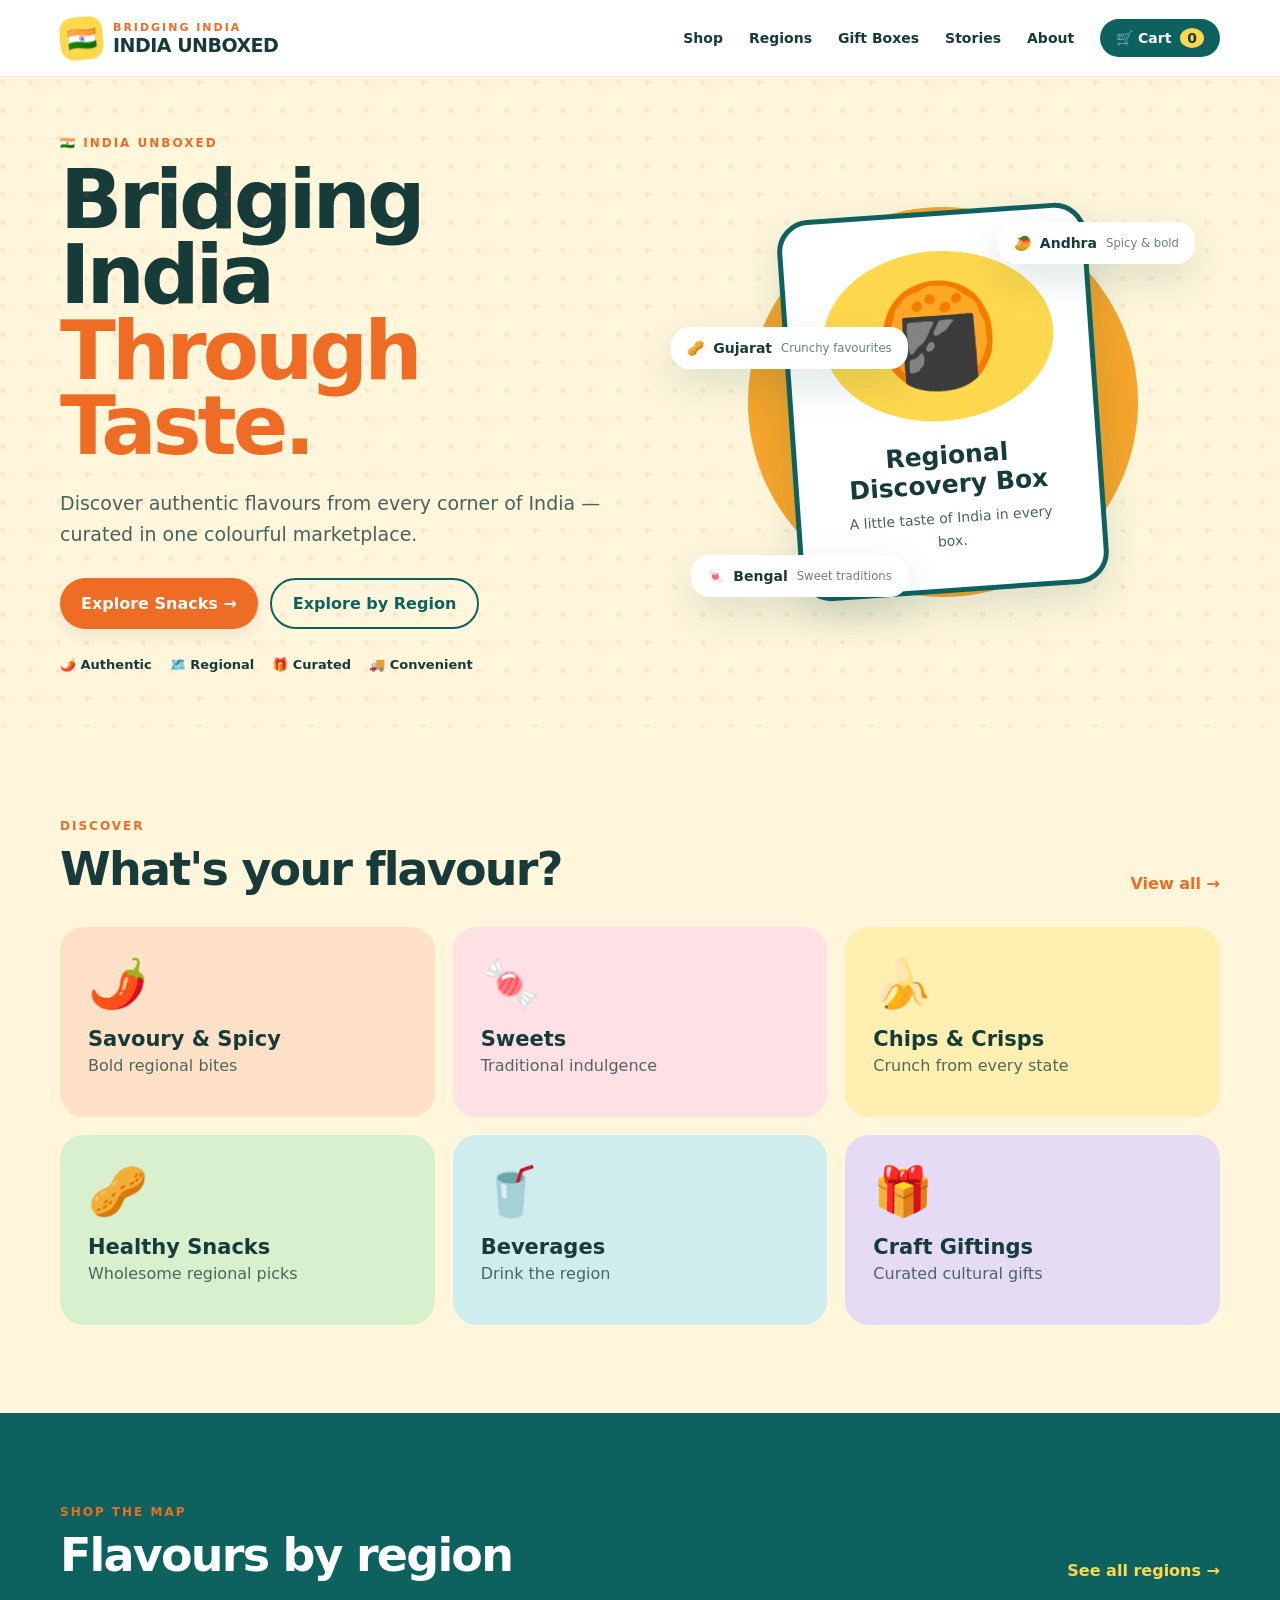
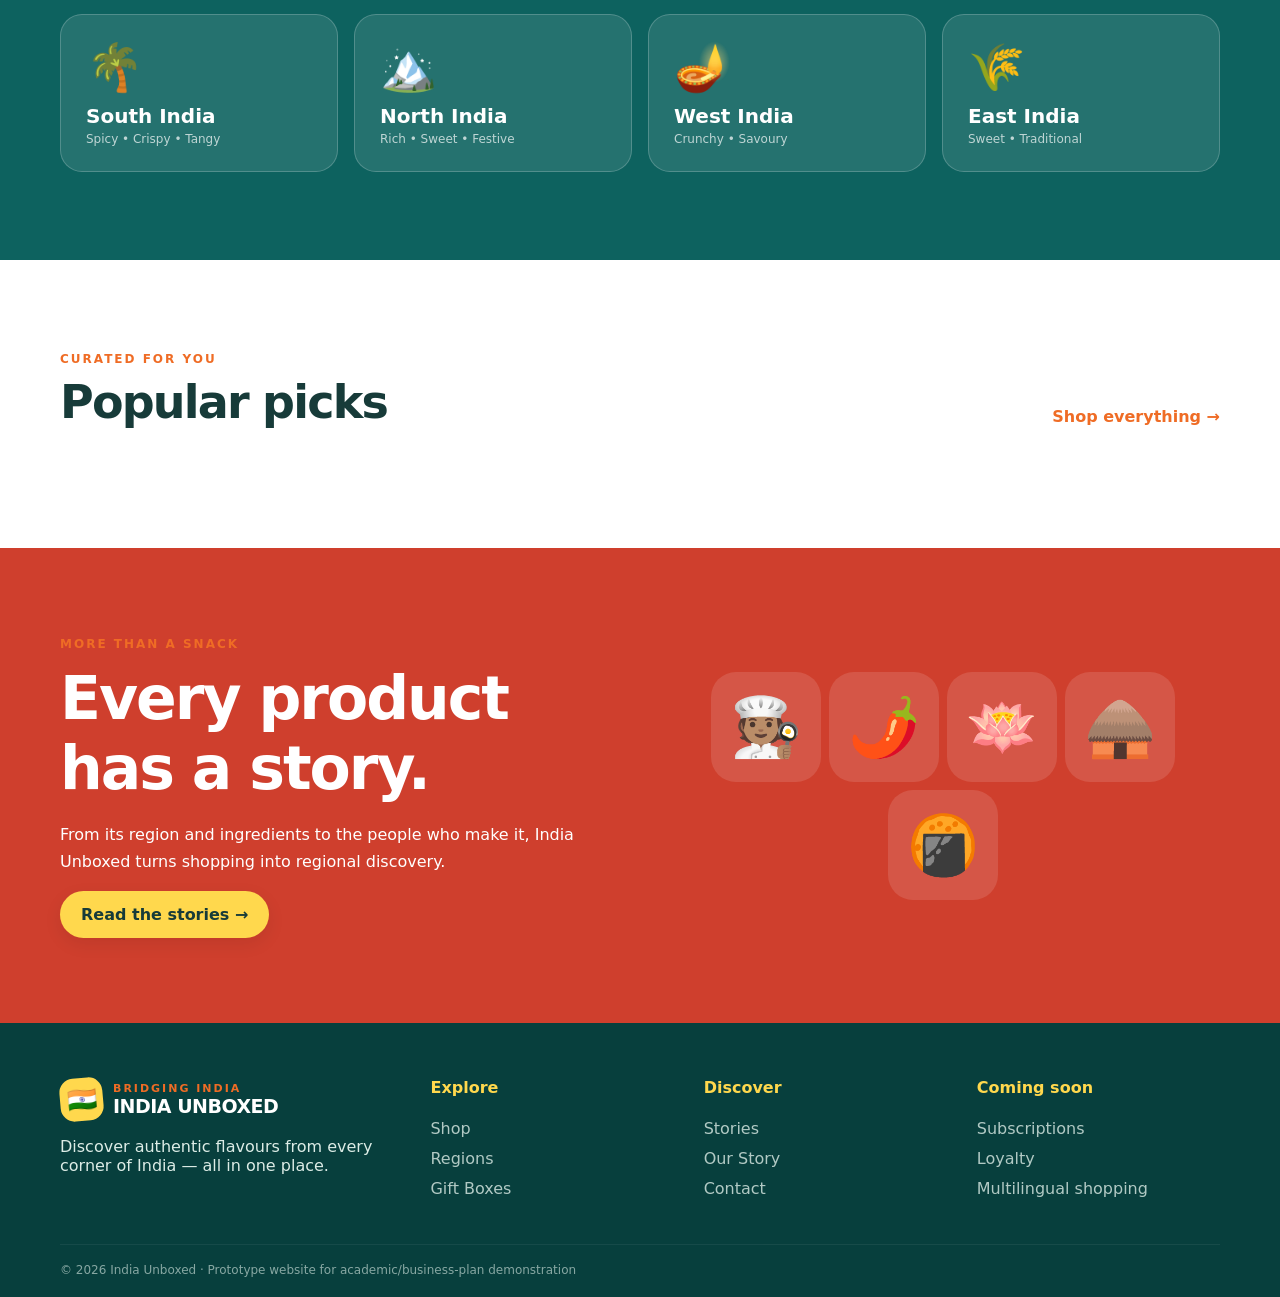
<file: index.html>
<!DOCTYPE html>
<html lang="en">
<head>
  <meta charset="UTF-8">
  <meta name="viewport" content="width=device-width, initial-scale=1.0">
  <title>India Unboxed | Bridging India Through Taste</title>
  <meta name="description" content="Discover authentic regional Indian snacks, sweets, beverages and curated gift boxes from across India.">
  <link rel="stylesheet" href="css/styles.css">
</head>
<body>
  <div id="site-header"></div>

  <main>
    <section class="hero">
      <div class="hero-pattern"></div>
      <div class="container hero-grid">
        <div class="hero-copy">
          <span class="eyebrow">🇮🇳 INDIA UNBOXED</span>
          <h1>Bridging India<br><span>Through Taste.</span></h1>
          <p>Discover authentic flavours from every corner of India — curated in one colourful marketplace.</p>
          <div class="hero-actions">
            <a class="btn btn-primary" href="products.html">Explore Snacks →</a>
            <a class="btn btn-outline" href="regions.html">Explore by Region</a>
          </div>
          <div class="hero-trust">
            <span>🌶️ Authentic</span><span>🗺️ Regional</span><span>🎁 Curated</span><span>🚚 Convenient</span>
          </div>
        </div>
        <div class="hero-art">
          <div class="sun"></div>
          <div class="hero-card hero-card-main">
            <div class="food-bowl">🍘</div>
            <h3>Regional Discovery Box</h3>
            <p>A little taste of India in every box.</p>
          </div>
          <div class="floating-card fc-one">🥭 <b>Andhra</b><small>Spicy & bold</small></div>
          <div class="floating-card fc-two">🍬 <b>Bengal</b><small>Sweet traditions</small></div>
          <div class="floating-card fc-three">🥜 <b>Gujarat</b><small>Crunchy favourites</small></div>
        </div>
      </div>
    </section>

    <section class="section cream">
      <div class="container">
        <div class="section-heading">
          <div><span class="eyebrow">DISCOVER</span><h2>What's your flavour?</h2></div>
          <a class="text-link" href="products.html">View all →</a>
        </div>
        <div class="category-grid">
          <a class="category-card spicy" href="products.html?category=Savoury%20%26%20Spicy"><span>🌶️</span><h3>Savoury & Spicy</h3><p>Bold regional bites</p></a>
          <a class="category-card sweets" href="products.html?category=Sweets"><span>🍬</span><h3>Sweets</h3><p>Traditional indulgence</p></a>
          <a class="category-card chips" href="products.html?category=Chips%20%26%20Crisps"><span>🍌</span><h3>Chips & Crisps</h3><p>Crunch from every state</p></a>
          <a class="category-card healthy" href="products.html?category=Healthy%20Snacks"><span>🥜</span><h3>Healthy Snacks</h3><p>Wholesome regional picks</p></a>
          <a class="category-card drinks" href="products.html?category=Beverages"><span>🥤</span><h3>Beverages</h3><p>Drink the region</p></a>
          <a class="category-card gifts" href="gifts.html"><span>🎁</span><h3>Craft Giftings</h3><p>Curated cultural gifts</p></a>
        </div>
      </div>
    </section>

    <section class="section teal">
      <div class="container">
        <div class="section-heading light">
          <div><span class="eyebrow">SHOP THE MAP</span><h2>Flavours by region</h2></div>
          <a class="text-link light-link" href="regions.html">See all regions →</a>
        </div>
        <div class="region-strip">
          <a class="region-tile" href="regions.html#south"><div>🌴</div><b>South India</b><span>Spicy • Crispy • Tangy</span></a>
          <a class="region-tile" href="regions.html#north"><div>🏔️</div><b>North India</b><span>Rich • Sweet • Festive</span></a>
          <a class="region-tile" href="regions.html#west"><div>🪔</div><b>West India</b><span>Crunchy • Savoury</span></a>
          <a class="region-tile" href="regions.html#east"><div>🌾</div><b>East India</b><span>Sweet • Traditional</span></a>
        </div>
      </div>
    </section>

    <section class="section">
      <div class="container">
        <div class="section-heading">
          <div><span class="eyebrow">CURATED FOR YOU</span><h2>Popular picks</h2></div>
          <a class="text-link" href="products.html">Shop everything →</a>
        </div>
        <div class="product-grid" id="featured-products"></div>
      </div>
    </section>

    <section class="story-banner">
      <div class="container story-grid">
        <div>
          <span class="eyebrow">MORE THAN A SNACK</span>
          <h2>Every product has a story.</h2>
          <p>From its region and ingredients to the people who make it, India Unboxed turns shopping into regional discovery.</p>
          <a class="btn btn-yellow" href="stories.html">Read the stories →</a>
        </div>
        <div class="story-visual"><span>🧑🏽‍🍳</span><span>🌶️</span><span>🪷</span><span>🛖</span><span>🍘</span></div>
      </div>
    </section>
  </main>

  <div id="site-footer"></div>
  <script src="js/app.js"></script>
</body>
</html>
</file>
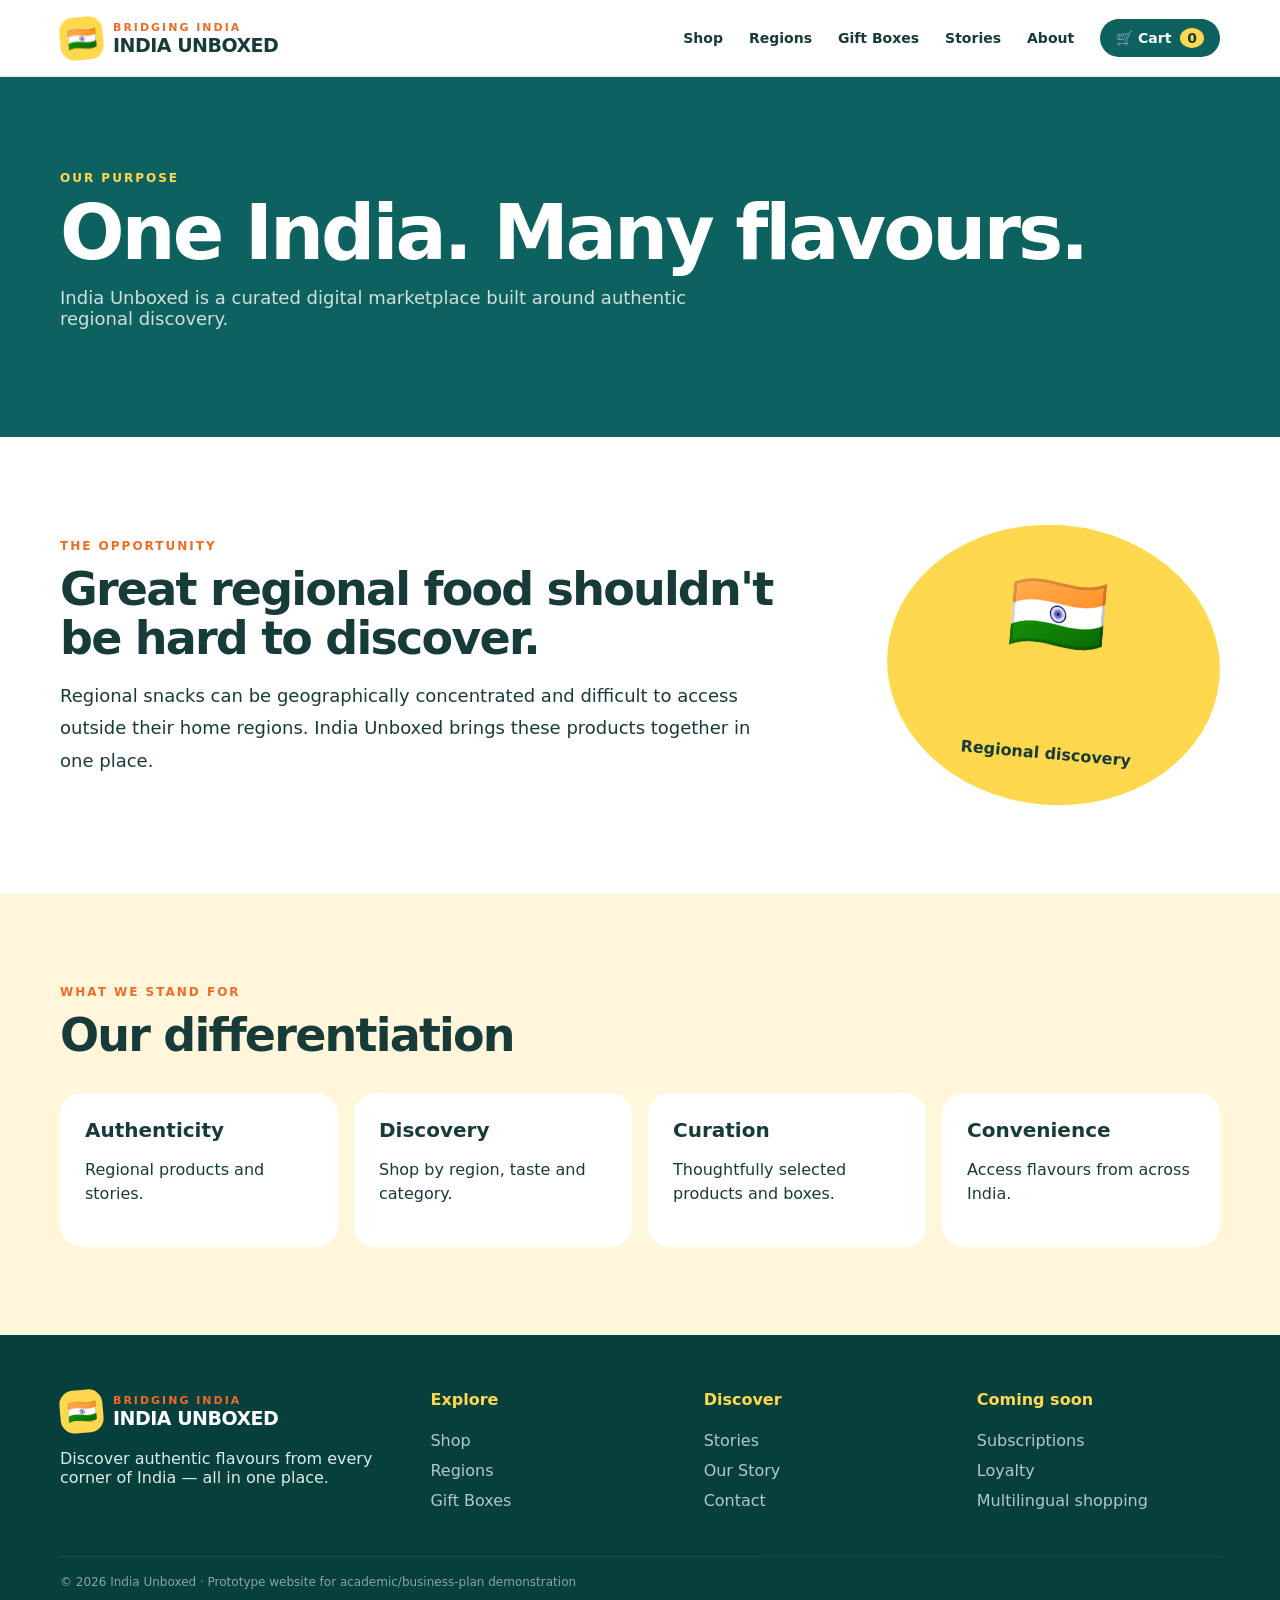
<file: about.html>
<!DOCTYPE html>
<html lang="en">
<head>
  <meta charset="UTF-8">
  <meta name="viewport" content="width=device-width, initial-scale=1.0">
  <title>About | India Unboxed</title>
  <link rel="stylesheet" href="css/styles.css">
</head>
<body>
  <div id="site-header"></div>
  <main>
    <section class="page-hero"><div class="container"><span class="eyebrow">OUR PURPOSE</span><h1>One India. Many flavours.</h1><p>India Unboxed is a curated digital marketplace built around authentic regional discovery.</p></div></section>
    <section class="section"><div class="container about-grid">
      <div><span class="eyebrow">THE OPPORTUNITY</span><h2>Great regional food shouldn't be hard to discover.</h2><p>Regional snacks can be geographically concentrated and difficult to access outside their home regions. India Unboxed brings these products together in one place.</p></div>
      <div class="about-stat"><strong>🇮🇳</strong><span>Regional discovery</span></div>
    </div></section>
    <section class="section cream"><div class="container"><div class="section-heading"><div><span class="eyebrow">WHAT WE STAND FOR</span><h2>Our differentiation</h2></div></div>
      <div class="value-grid"><div><b>Authenticity</b><p>Regional products and stories.</p></div><div><b>Discovery</b><p>Shop by region, taste and category.</p></div><div><b>Curation</b><p>Thoughtfully selected products and boxes.</p></div><div><b>Convenience</b><p>Access flavours from across India.</p></div></div>
    </div></section>
  </main>
  <div id="site-footer"></div>
  <script src="js/app.js"></script>
</body>
</html>
</file>
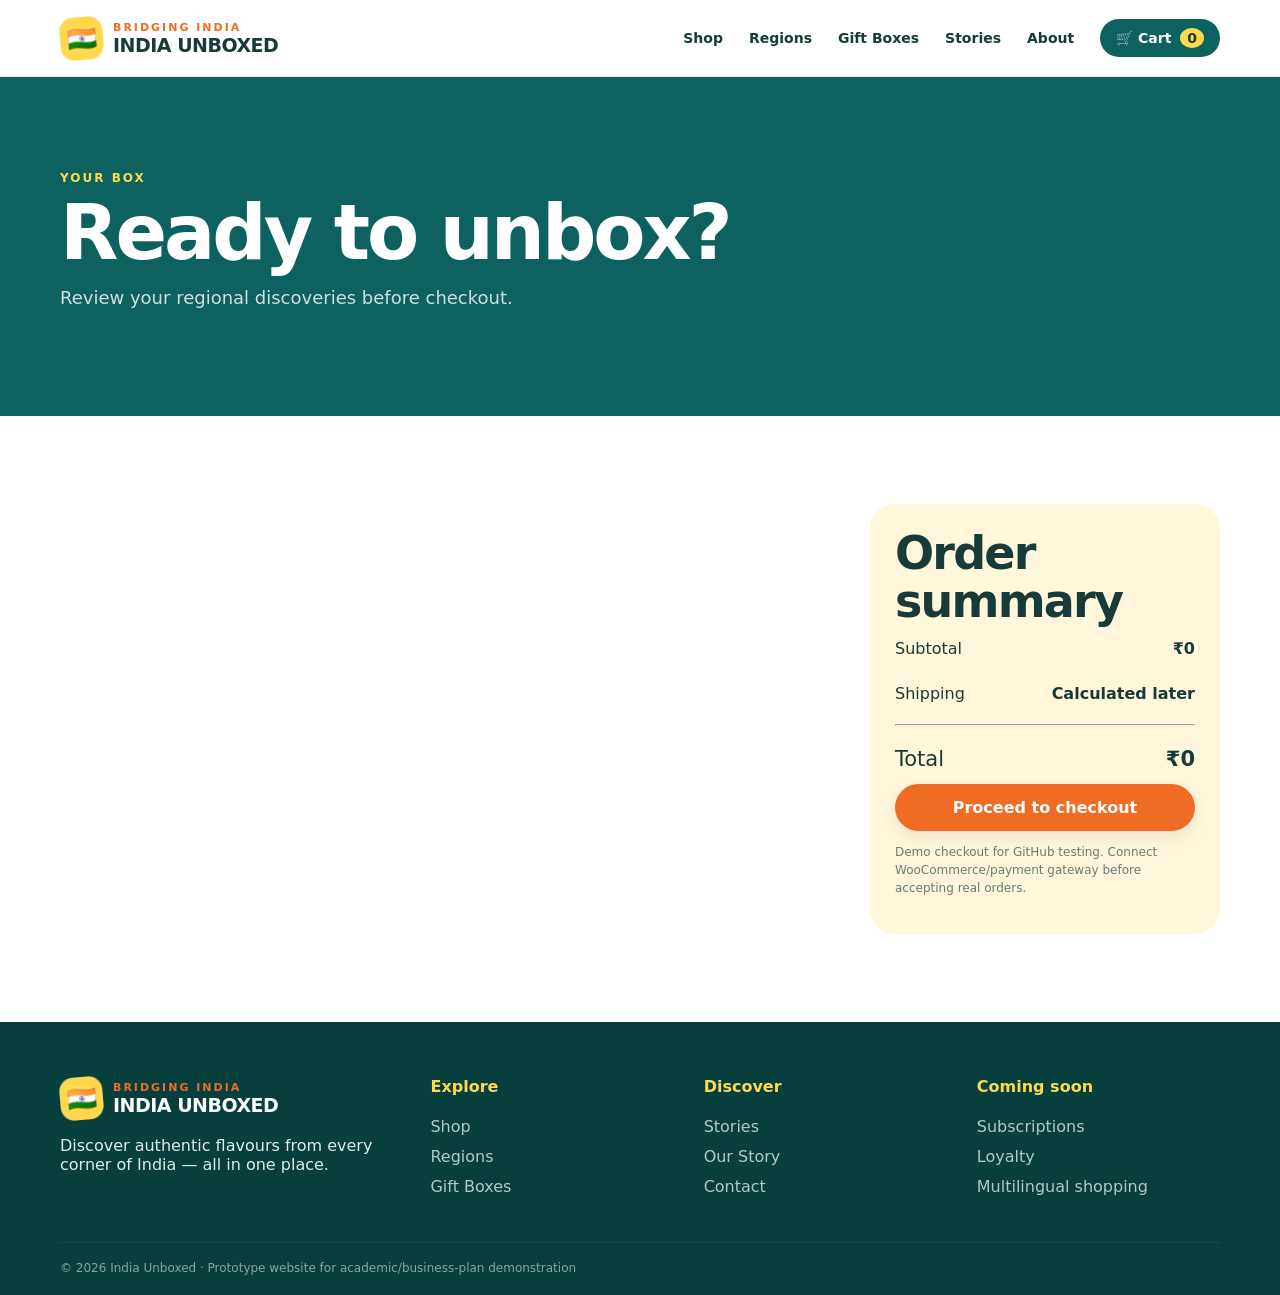
<file: cart.html>
<!DOCTYPE html>
<html lang="en">
<head>
  <meta charset="UTF-8">
  <meta name="viewport" content="width=device-width, initial-scale=1.0">
  <title>Your Cart | India Unboxed</title>
  <link rel="stylesheet" href="css/styles.css">
</head>
<body>
  <div id="site-header"></div>
  <main>
    <section class="page-hero"><div class="container"><span class="eyebrow">YOUR BOX</span><h1>Ready to unbox?</h1><p>Review your regional discoveries before checkout.</p></div></section>
    <section class="section"><div class="container cart-layout">
      <div id="cart-items"></div>
      <aside class="cart-summary"><h2>Order summary</h2><div class="summary-row"><span>Subtotal</span><b id="cart-subtotal">₹0</b></div><div class="summary-row"><span>Shipping</span><b>Calculated later</b></div><hr><div class="summary-row total"><span>Total</span><b id="cart-total">₹0</b></div><button class="btn btn-primary full" onclick="checkoutDemo()">Proceed to checkout</button><p class="small-note">Demo checkout for GitHub testing. Connect WooCommerce/payment gateway before accepting real orders.</p></aside>
    </div></section>
  </main>
  <div id="site-footer"></div>
  <script src="js/app.js"></script>
</body>
</html>
</file>
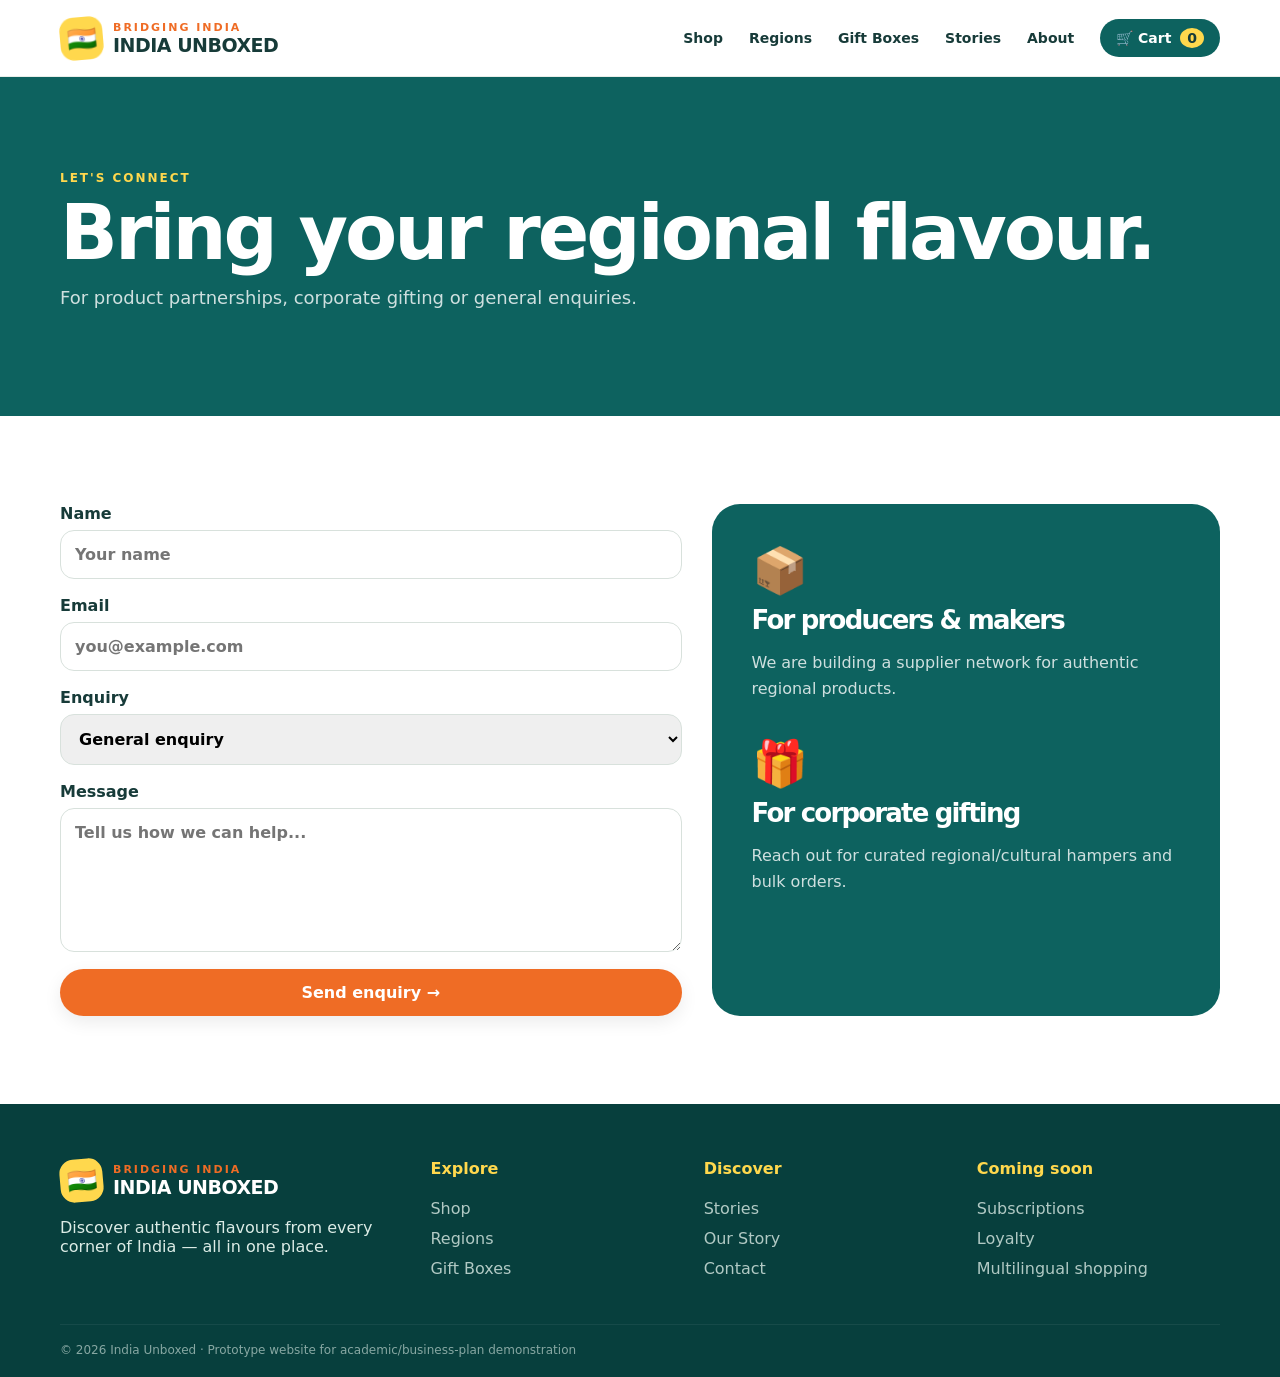
<file: contact.html>
<!DOCTYPE html>
<html lang="en">
<head>
  <meta charset="UTF-8">
  <meta name="viewport" content="width=device-width, initial-scale=1.0">
  <title>Contact | India Unboxed</title>
  <link rel="stylesheet" href="css/styles.css">
</head>
<body>
  <div id="site-header"></div>
  <main>
    <section class="page-hero"><div class="container"><span class="eyebrow">LET'S CONNECT</span><h1>Bring your regional flavour.</h1><p>For product partnerships, corporate gifting or general enquiries.</p></div></section>
    <section class="section"><div class="container contact-grid">
      <form class="contact-form" onsubmit="handleContact(event)">
        <label>Name<input required type="text" placeholder="Your name"></label>
        <label>Email<input required type="email" placeholder="you@example.com"></label>
        <label>Enquiry<select><option>General enquiry</option><option>Supplier partnership</option><option>Corporate gifting</option><option>Customer support</option></select></label>
        <label>Message<textarea required rows="6" placeholder="Tell us how we can help..."></textarea></label>
        <button class="btn btn-primary" type="submit">Send enquiry →</button>
      </form>
      <div class="contact-card"><div>📦</div><h2>For producers & makers</h2><p>We are building a supplier network for authentic regional products.</p><div>🎁</div><h2>For corporate gifting</h2><p>Reach out for curated regional/cultural hampers and bulk orders.</p></div>
    </div></section>
  </main>
  <div id="site-footer"></div>
  <script src="js/app.js"></script>
</body>
</html>
</file>
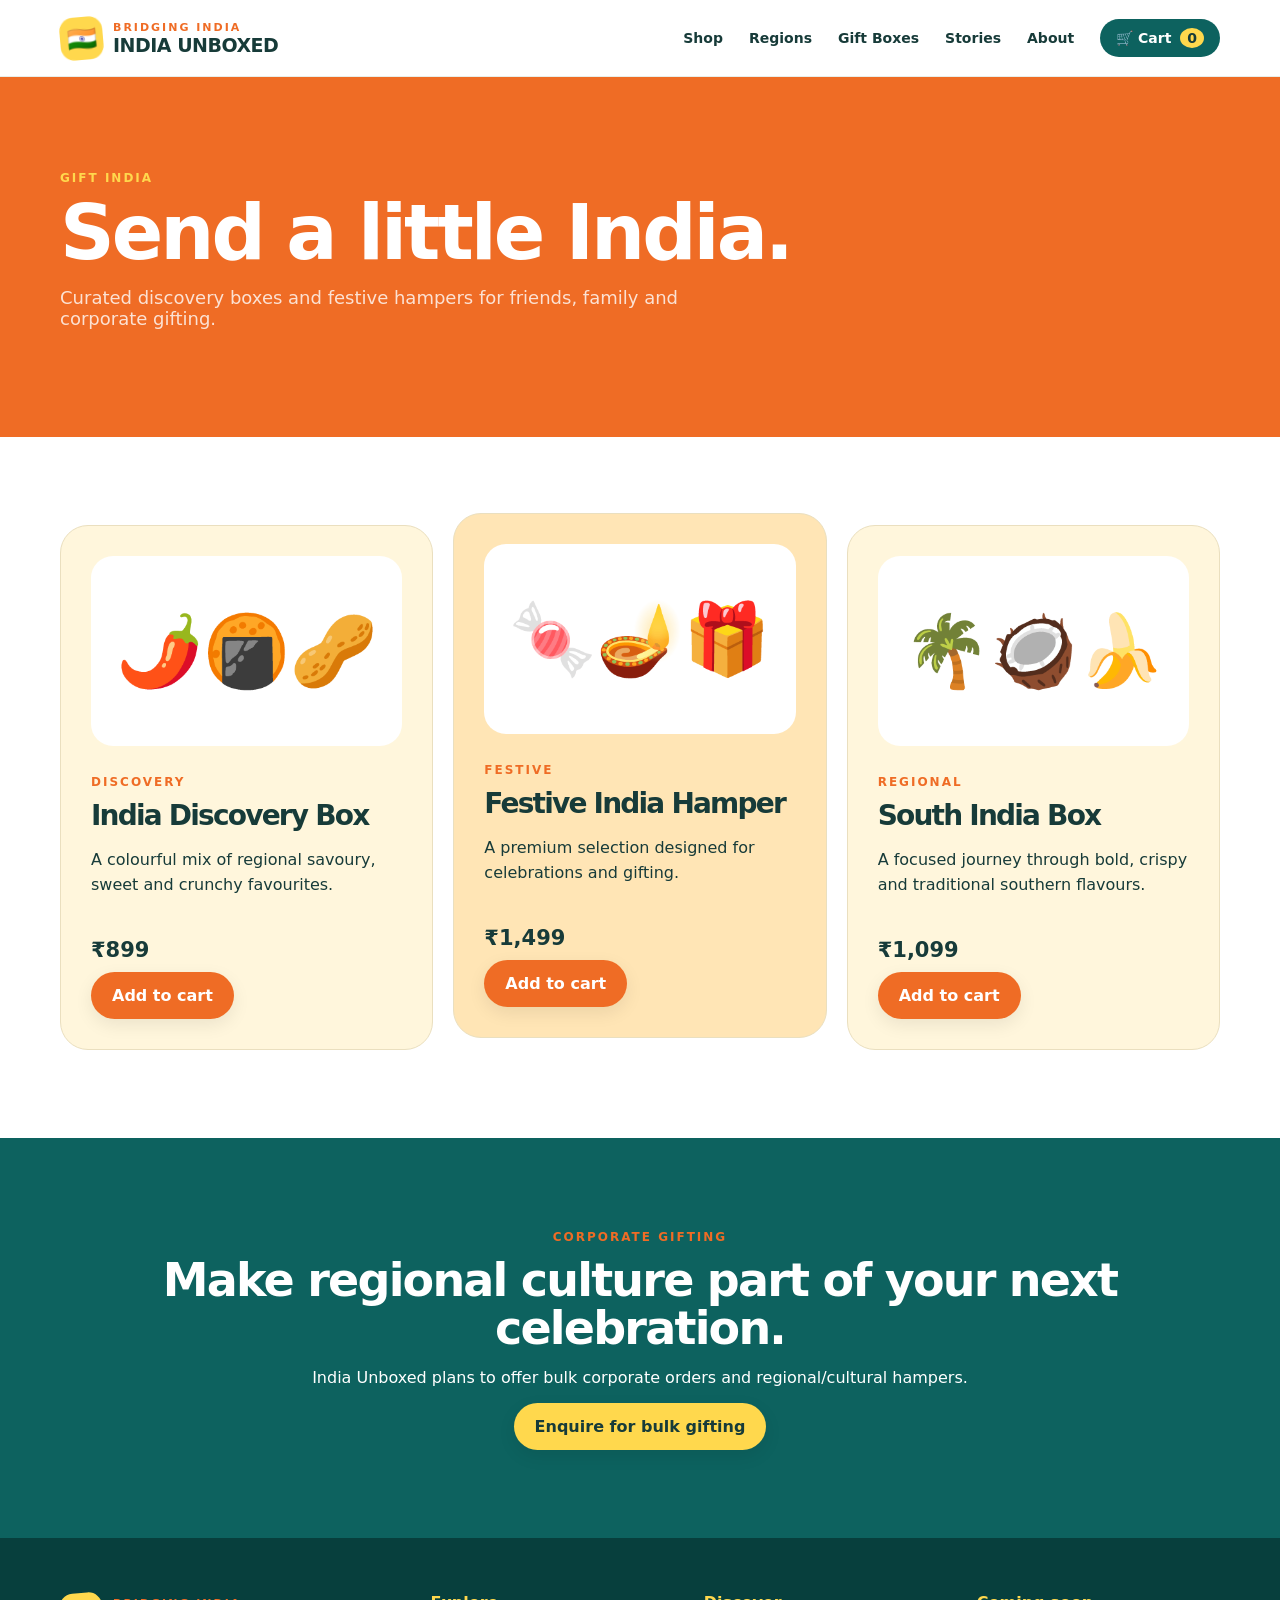
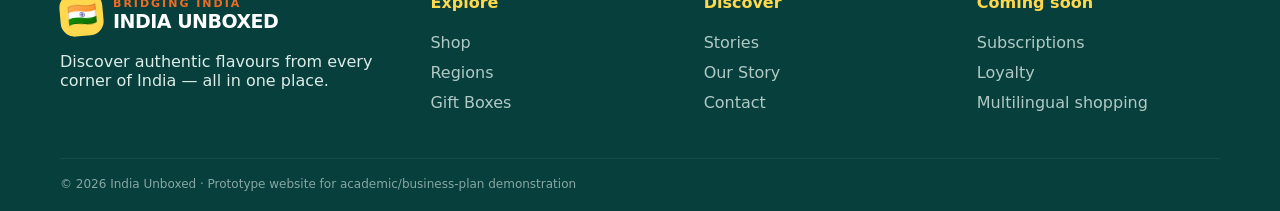
<file: gifts.html>
<!DOCTYPE html>
<html lang="en">
<head>
  <meta charset="UTF-8">
  <meta name="viewport" content="width=device-width, initial-scale=1.0">
  <title>Gift Boxes | India Unboxed</title>
  <link rel="stylesheet" href="css/styles.css">
</head>
<body>
  <div id="site-header"></div>
  <main>
    <section class="page-hero gift-hero"><div class="container"><span class="eyebrow">GIFT INDIA</span><h1>Send a little India.</h1><p>Curated discovery boxes and festive hampers for friends, family and corporate gifting.</p></div></section>
    <section class="section"><div class="container"><div class="gift-grid">
      <article class="gift-card"><div class="gift-art">🌶️🍘🥜</div><span class="eyebrow">DISCOVERY</span><h2>India Discovery Box</h2><p>A colourful mix of regional savoury, sweet and crunchy favourites.</p><div class="price">₹899</div><button class="btn btn-primary add-gift" data-name="India Discovery Box" data-price="899">Add to cart</button></article>
      <article class="gift-card featured-gift"><div class="gift-art">🍬🪔🎁</div><span class="eyebrow">FESTIVE</span><h2>Festive India Hamper</h2><p>A premium selection designed for celebrations and gifting.</p><div class="price">₹1,499</div><button class="btn btn-primary add-gift" data-name="Festive India Hamper" data-price="1499">Add to cart</button></article>
      <article class="gift-card"><div class="gift-art">🌴🥥🍌</div><span class="eyebrow">REGIONAL</span><h2>South India Box</h2><p>A focused journey through bold, crispy and traditional southern flavours.</p><div class="price">₹1,099</div><button class="btn btn-primary add-gift" data-name="South India Box" data-price="1099">Add to cart</button></article>
    </div></div></section>
    <section class="section teal"><div class="container center light"><span class="eyebrow">CORPORATE GIFTING</span><h2>Make regional culture part of your next celebration.</h2><p>India Unboxed plans to offer bulk corporate orders and regional/cultural hampers.</p><a class="btn btn-yellow" href="contact.html">Enquire for bulk gifting</a></div></section>
  </main>
  <div id="site-footer"></div>
  <script src="js/app.js"></script>
</body>
</html>
</file>
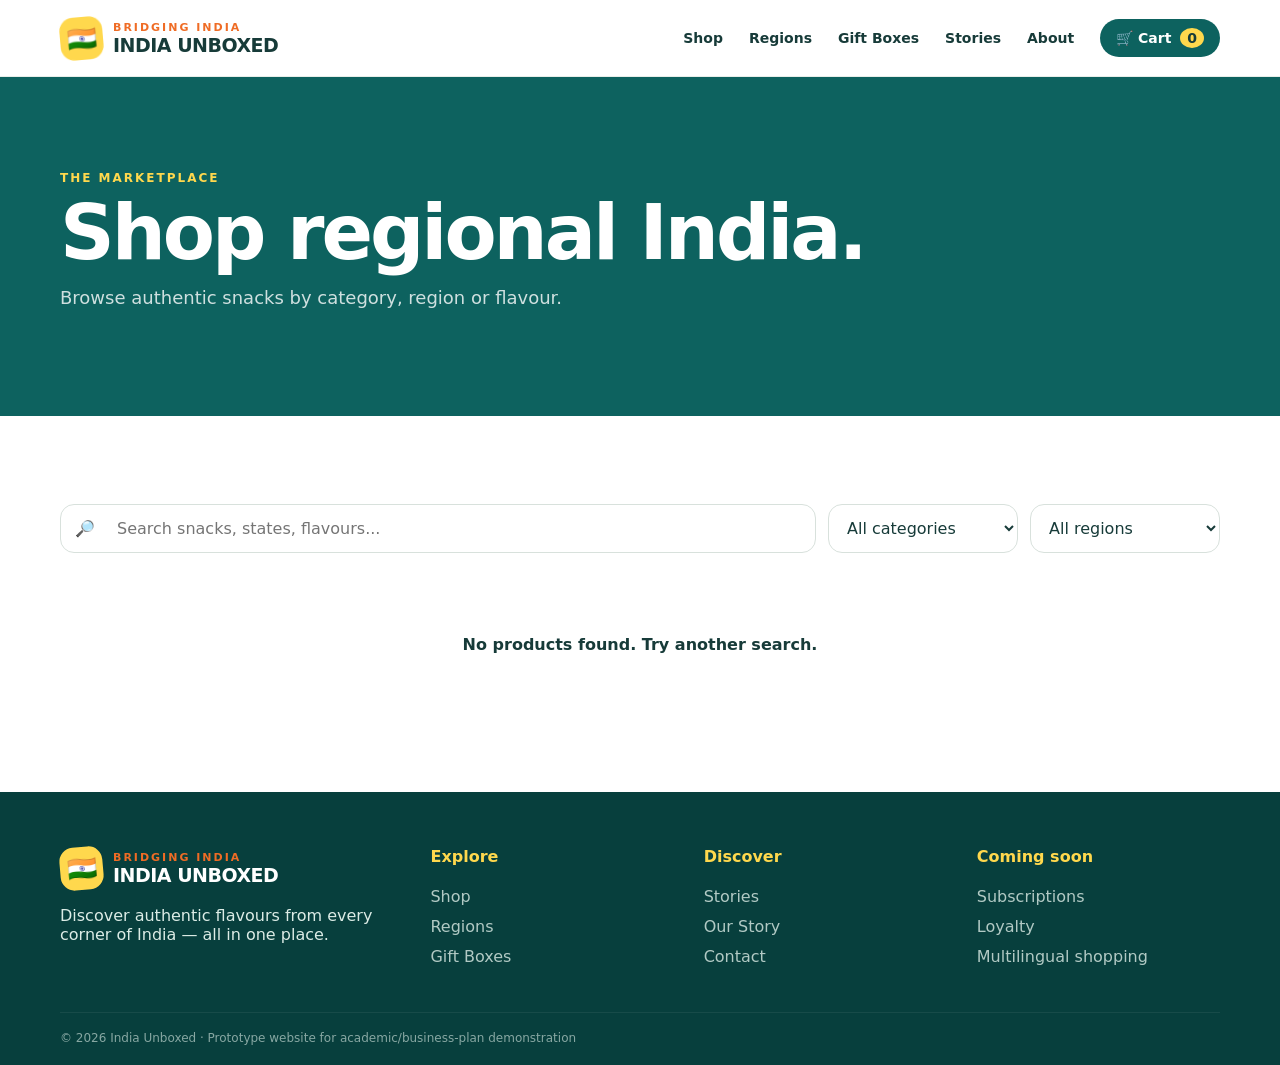
<file: products.html>
<!DOCTYPE html>
<html lang="en">
<head>
  <meta charset="UTF-8">
  <meta name="viewport" content="width=device-width, initial-scale=1.0">
  <title>Shop | India Unboxed</title>
  <link rel="stylesheet" href="css/styles.css">
</head>
<body>
  <div id="site-header"></div>
  <main>
    <section class="page-hero"><div class="container"><span class="eyebrow">THE MARKETPLACE</span><h1>Shop regional India.</h1><p>Browse authentic snacks by category, region or flavour.</p></div></section>
    <section class="section">
      <div class="container">
        <div class="shop-toolbar">
          <div class="search-wrap">🔎 <input id="product-search" type="search" placeholder="Search snacks, states, flavours..."></div>
          <select id="category-filter"><option value="all">All categories</option><option>Savoury & Spicy</option><option>Sweets</option><option>Chips & Crisps</option><option>Healthy Snacks</option><option>Beverages</option></select>
          <select id="region-filter"><option value="all">All regions</option><option>South India</option><option>North India</option><option>West India</option><option>East India</option></select>
        </div>
        <div class="product-grid" id="all-products"></div>
        <div id="empty-products" class="empty-state hidden">No products found. Try another search.</div>
      </div>
    </section>
  </main>
  <div id="site-footer"></div>
  <script src="js/products.js"></script>
  <script src="js/app.js"></script>
</body>
</html>
</file>
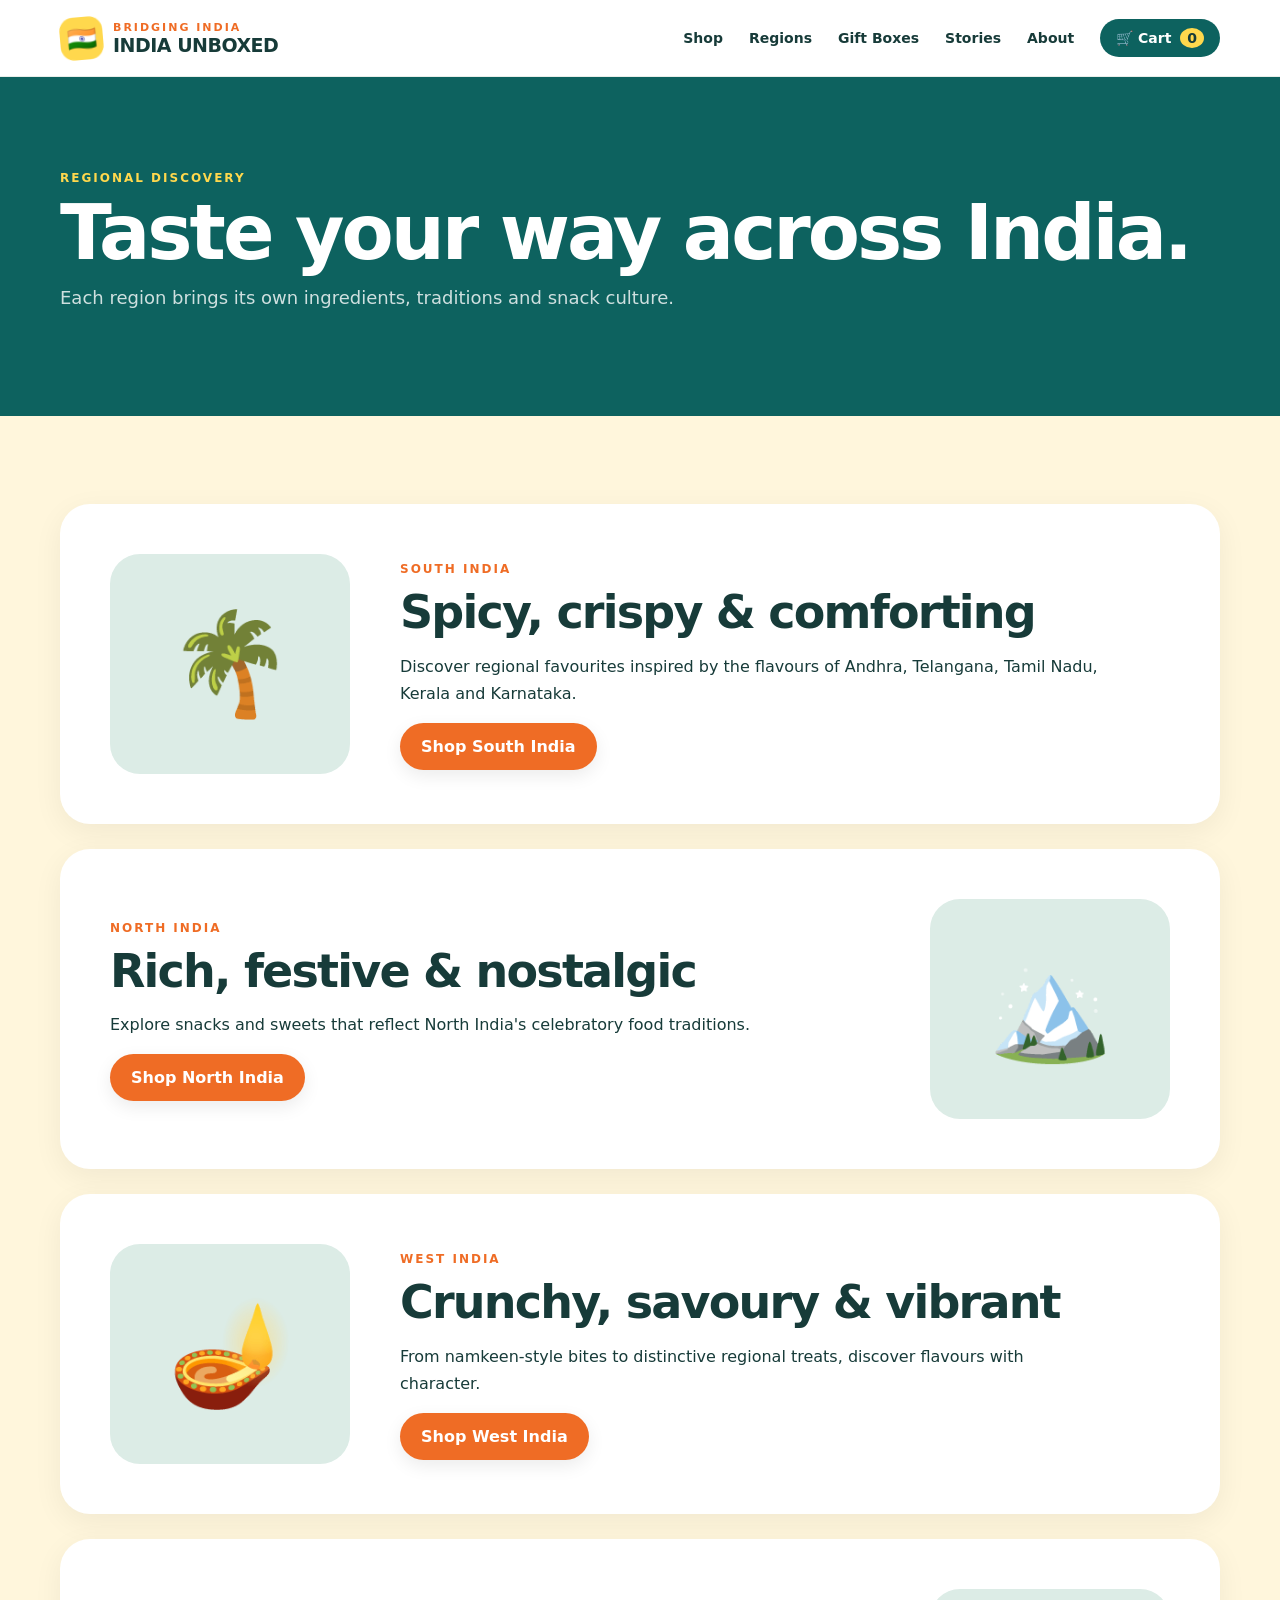
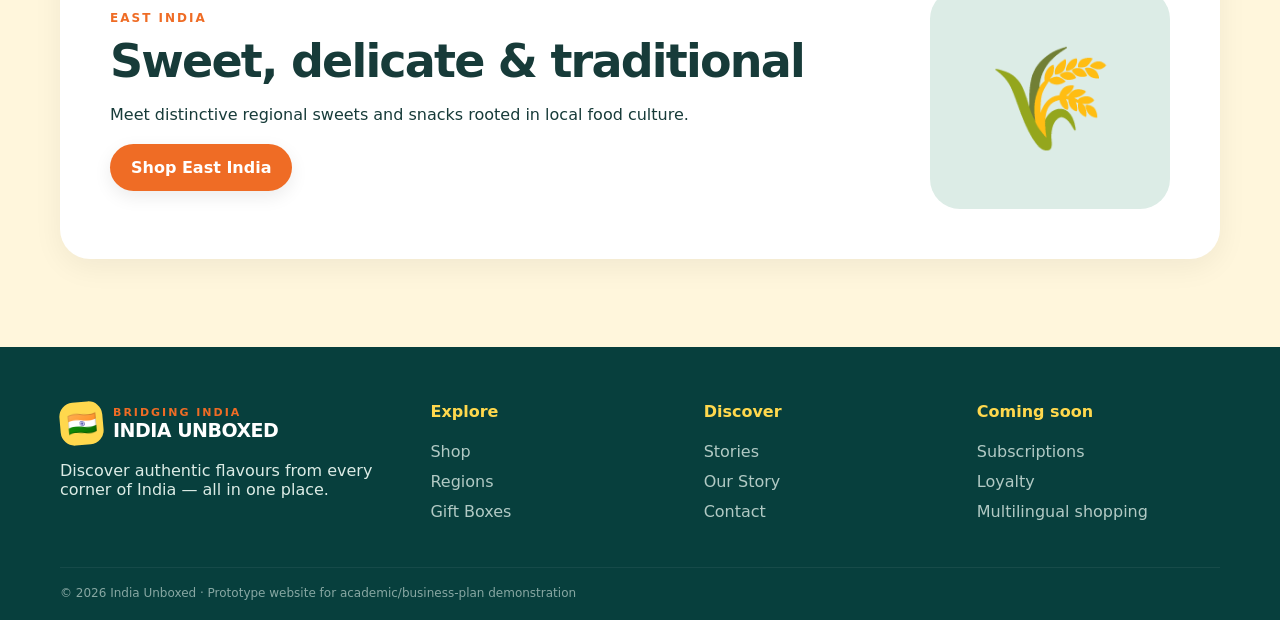
<file: regions.html>
<!DOCTYPE html>
<html lang="en">
<head>
  <meta charset="UTF-8">
  <meta name="viewport" content="width=device-width, initial-scale=1.0">
  <title>Explore Regions | India Unboxed</title>
  <link rel="stylesheet" href="css/styles.css">
</head>
<body>
  <div id="site-header"></div>
  <main>
    <section class="page-hero map-hero"><div class="container"><span class="eyebrow">REGIONAL DISCOVERY</span><h1>Taste your way across India.</h1><p>Each region brings its own ingredients, traditions and snack culture.</p></div></section>
    <section class="section cream">
      <div class="container region-list">
        <article class="region-block" id="south"><div class="region-emoji">🌴</div><div><span class="eyebrow">SOUTH INDIA</span><h2>Spicy, crispy & comforting</h2><p>Discover regional favourites inspired by the flavours of Andhra, Telangana, Tamil Nadu, Kerala and Karnataka.</p><a class="btn btn-primary" href="products.html?region=South%20India">Shop South India</a></div></article>
        <article class="region-block reverse" id="north"><div class="region-emoji">🏔️</div><div><span class="eyebrow">NORTH INDIA</span><h2>Rich, festive & nostalgic</h2><p>Explore snacks and sweets that reflect North India's celebratory food traditions.</p><a class="btn btn-primary" href="products.html?region=North%20India">Shop North India</a></div></article>
        <article class="region-block" id="west"><div class="region-emoji">🪔</div><div><span class="eyebrow">WEST INDIA</span><h2>Crunchy, savoury & vibrant</h2><p>From namkeen-style bites to distinctive regional treats, discover flavours with character.</p><a class="btn btn-primary" href="products.html?region=West%20India">Shop West India</a></div></article>
        <article class="region-block reverse" id="east"><div class="region-emoji">🌾</div><div><span class="eyebrow">EAST INDIA</span><h2>Sweet, delicate & traditional</h2><p>Meet distinctive regional sweets and snacks rooted in local food culture.</p><a class="btn btn-primary" href="products.html?region=East%20India">Shop East India</a></div></article>
      </div>
    </section>
  </main>
  <div id="site-footer"></div>
  <script src="js/app.js"></script>
</body>
</html>
</file>
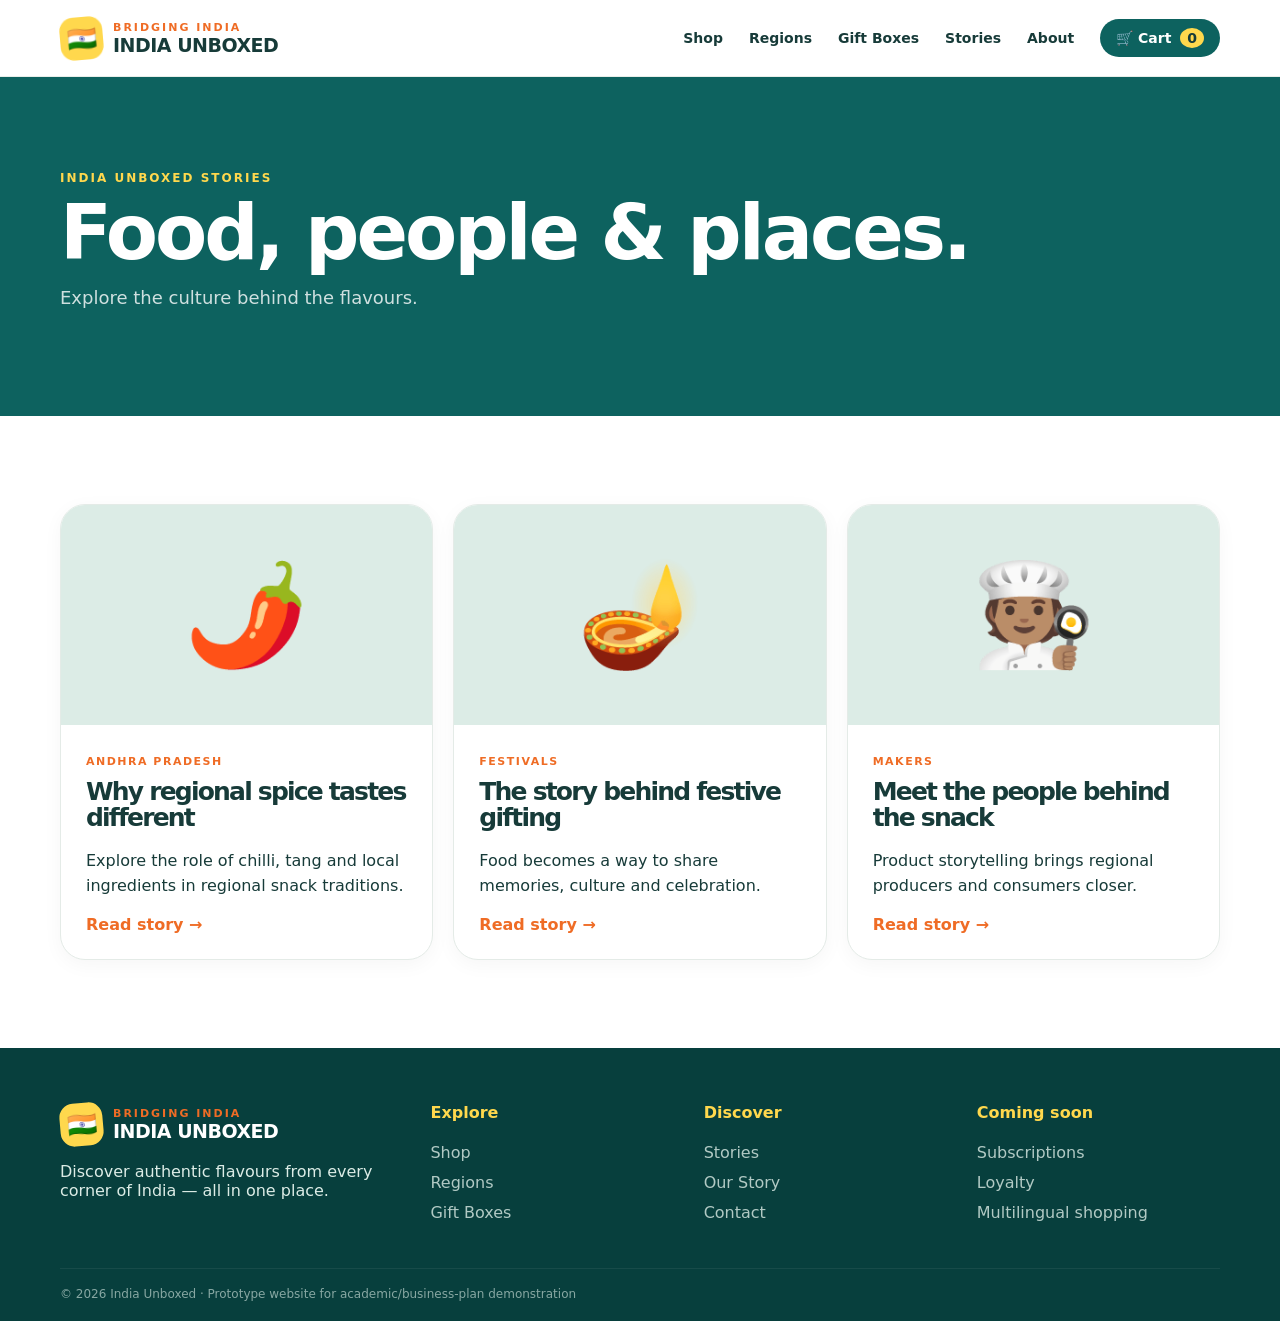
<file: stories.html>
<!DOCTYPE html>
<html lang="en">
<head>
  <meta charset="UTF-8">
  <meta name="viewport" content="width=device-width, initial-scale=1.0">
  <title>Stories | India Unboxed</title>
  <link rel="stylesheet" href="css/styles.css">
</head>
<body>
  <div id="site-header"></div>
  <main>
    <section class="page-hero"><div class="container"><span class="eyebrow">INDIA UNBOXED STORIES</span><h1>Food, people & places.</h1><p>Explore the culture behind the flavours.</p></div></section>
    <section class="section"><div class="container story-cards">
      <article class="article-card"><div class="article-art">🌶️</div><span>ANDHRA PRADESH</span><h2>Why regional spice tastes different</h2><p>Explore the role of chilli, tang and local ingredients in regional snack traditions.</p><a href="#" class="text-link">Read story →</a></article>
      <article class="article-card"><div class="article-art">🪔</div><span>FESTIVALS</span><h2>The story behind festive gifting</h2><p>Food becomes a way to share memories, culture and celebration.</p><a href="#" class="text-link">Read story →</a></article>
      <article class="article-card"><div class="article-art">🧑🏽‍🍳</div><span>MAKERS</span><h2>Meet the people behind the snack</h2><p>Product storytelling brings regional producers and consumers closer.</p><a href="#" class="text-link">Read story →</a></article>
    </div></section>
  </main>
  <div id="site-footer"></div>
  <script src="js/app.js"></script>
</body>
</html>
</file>
<file: css/styles.css>
:root{
  --teal:#0d625f;--teal-dark:#084b49;--yellow:#ffd84d;--orange:#ef6c25;
  --red:#cf3f2d;--cream:#fff6dc;--mint:#dcece6;--ink:#173b39;--white:#fff;
  --shadow:0 15px 40px rgba(8,75,73,.14);--radius:24px;
}
*{box-sizing:border-box}html{scroll-behavior:smooth}body{margin:0;font-family:Inter,ui-sans-serif,system-ui,-apple-system,Segoe UI,sans-serif;color:var(--ink);background:#fff}
a{text-decoration:none;color:inherit}button,input,select,textarea{font:inherit}.container{width:min(1160px,92%);margin:auto}
.site-header{position:sticky;top:0;z-index:100;background:rgba(255,255,255,.96);backdrop-filter:blur(14px);border-bottom:1px solid #e8eee9}
.nav{height:76px;display:flex;align-items:center;justify-content:space-between;gap:20px}.brand{display:flex;align-items:center;gap:10px;font-weight:900;letter-spacing:-.5px}.brand-mark{width:43px;height:43px;border-radius:14px;background:var(--yellow);display:grid;place-items:center;font-size:24px;transform:rotate(-5deg)}.brand-text span{display:block;color:var(--orange);font-size:11px;letter-spacing:2px}.brand-text strong{font-size:19px}.nav-links{display:flex;gap:26px;align-items:center;font-weight:700;font-size:14px}.nav-links a:hover{color:var(--orange)}.cart-btn{background:var(--teal);color:#fff;padding:11px 16px;border-radius:999px}.cart-count{background:var(--yellow);color:var(--ink);border-radius:50%;padding:2px 7px;margin-left:4px}.menu-btn{display:none;border:0;background:none;font-size:25px}
.hero{overflow:hidden;background:var(--cream);min-height:650px;position:relative}.hero-pattern{position:absolute;inset:0;background-image:radial-gradient(circle at 10% 20%,rgba(239,108,37,.1) 0 2px,transparent 3px);background-size:28px 28px}.hero-grid{min-height:650px;display:grid;grid-template-columns:1.02fr .98fr;align-items:center;gap:30px}.eyebrow{font-size:12px;font-weight:900;letter-spacing:2px;color:var(--orange);display:inline-block;margin-bottom:12px}.hero h1{font-size:clamp(48px,7vw,82px);line-height:.92;margin:0 0 24px;letter-spacing:-4px}.hero h1 span{color:var(--orange)}.hero p{font-size:19px;line-height:1.65;max-width:580px;color:#476360}.hero-actions{display:flex;gap:12px;flex-wrap:wrap;margin:28px 0}.btn{border:0;display:inline-flex;justify-content:center;align-items:center;gap:8px;padding:14px 21px;border-radius:999px;font-weight:850;cursor:pointer;transition:.2s;box-shadow:0 6px 18px rgba(0,0,0,.08)}.btn:hover{transform:translateY(-2px)}.btn-primary{background:var(--orange);color:#fff}.btn-outline{border:2px solid var(--teal);background:transparent;color:var(--teal);box-shadow:none}.btn-yellow{background:var(--yellow);color:var(--ink)}.full{width:100%}.hero-trust{display:flex;gap:18px;flex-wrap:wrap;font-weight:700;font-size:13px}.hero-art{height:530px;position:relative;display:grid;place-items:center}.sun{width:390px;height:390px;border-radius:50%;background:#f5a52b;position:absolute}.hero-card{position:relative;z-index:2;width:310px;background:#fff;border:5px solid var(--teal);border-radius:32px;padding:35px;text-align:center;box-shadow:var(--shadow);transform:rotate(-4deg)}.food-bowl{font-size:100px;background:var(--yellow);border-radius:50%;height:170px;display:grid;place-items:center;margin-bottom:20px}.hero-card h3{font-size:25px;margin:0 0 8px}.hero-card p{font-size:14px;margin:0}.floating-card{position:absolute;z-index:4;background:#fff;padding:13px 16px;border-radius:18px;box-shadow:var(--shadow);display:flex;align-items:center;gap:9px;font-size:14px}.floating-card small{display:block;color:#69817e}.fc-one{top:85px;right:25px}.fc-two{bottom:70px;left:25px}.fc-three{top:190px;left:5px}
.section{padding:88px 0}.cream{background:var(--cream)}.teal{background:var(--teal);color:#fff}.center{text-align:center}.section-heading{display:flex;justify-content:space-between;align-items:end;gap:20px;margin-bottom:34px}.section-heading h2,.section h2{font-size:clamp(30px,4vw,46px);line-height:1.05;margin:0;letter-spacing:-1.8px}.light h2,.light p{color:#fff}.text-link{font-weight:850;color:var(--orange)}.light-link{color:var(--yellow)}
.category-grid{display:grid;grid-template-columns:repeat(3,1fr);gap:18px}.category-card{padding:28px;border-radius:var(--radius);min-height:190px;transition:.25s;position:relative;overflow:hidden}.category-card:hover{transform:translateY(-6px);box-shadow:var(--shadow)}.category-card span{font-size:48px}.category-card h3{margin:15px 0 5px;font-size:21px}.category-card p{margin:0;opacity:.75}.spicy{background:#ffe1c7}.sweets{background:#ffe0e5}.chips{background:#fff0b2}.healthy{background:#d9f0cf}.drinks{background:#cfecef}.gifts{background:#e5dbf5}
.region-strip{display:grid;grid-template-columns:repeat(4,1fr);gap:16px}.region-tile{background:rgba(255,255,255,.1);border:1px solid rgba(255,255,255,.2);padding:25px;border-radius:22px;transition:.2s}.region-tile:hover{background:rgba(255,255,255,.18);transform:translateY(-4px)}.region-tile div{font-size:46px}.region-tile b,.region-tile span{display:block}.region-tile b{font-size:20px;margin:10px 0 4px}.region-tile span{font-size:12px;opacity:.7}
.product-grid{display:grid;grid-template-columns:repeat(4,1fr);gap:18px}.product-card{background:#fff;border:1px solid #e7ece8;border-radius:22px;overflow:hidden;box-shadow:0 5px 20px rgba(0,0,0,.04);transition:.22s}.product-card:hover{transform:translateY(-5px);box-shadow:var(--shadow)}.product-image{height:190px;display:grid;place-items:center;font-size:82px;position:relative}.product-badge{position:absolute;top:12px;left:12px;background:var(--yellow);padding:6px 9px;border-radius:999px;font-size:10px;font-weight:900}.product-info{padding:17px}.product-info small{color:#718480}.product-info h3{margin:6px 0;font-size:18px}.price{font-size:21px;font-weight:900;margin:10px 0}.product-info .btn{width:100%;padding:10px}.product-image.one{background:#ffe2bf}.product-image.two{background:#fbe0e9}.product-image.three{background:#fff1ad}.product-image.four{background:#d6edd7}
.story-banner{background:var(--red);color:#fff;padding:85px 0;overflow:hidden}.story-grid{display:grid;grid-template-columns:1fr 1fr;align-items:center;gap:50px}.story-banner h2{font-size:clamp(38px,5vw,60px);margin:0 0 18px;letter-spacing:-2px}.story-banner p{line-height:1.7;max-width:580px}.story-visual{display:flex;justify-content:center;align-items:center;gap:8px;flex-wrap:wrap}.story-visual span{font-size:58px;background:rgba(255,255,255,.12);width:110px;height:110px;border-radius:25px;display:grid;place-items:center;transform:rotate(var(--r));}
.page-hero{background:var(--teal);color:#fff;padding:90px 0}.page-hero h1{font-size:clamp(44px,7vw,76px);line-height:.95;margin:0 0 18px;letter-spacing:-3px}.page-hero p{font-size:18px;opacity:.8;max-width:650px}.page-hero .eyebrow{color:var(--yellow)}
.shop-toolbar{display:grid;grid-template-columns:1fr 190px 190px;gap:12px;margin-bottom:32px}.search-wrap{border:1px solid #d8e1dc;border-radius:14px;padding:0 14px;display:flex;align-items:center;gap:8px}.search-wrap input{border:0;outline:0;width:100%;padding:14px;background:transparent}.shop-toolbar select{border:1px solid #d8e1dc;border-radius:14px;padding:0 14px;background:#fff;color:var(--ink)}.hidden{display:none}.empty-state{text-align:center;padding:50px;font-weight:700}
.region-list{display:grid;gap:25px}.region-block{display:grid;grid-template-columns:240px 1fr;align-items:center;gap:50px;background:#fff;padding:50px;border-radius:30px;box-shadow:0 8px 30px rgba(0,0,0,.06)}.region-block.reverse{grid-template-columns:1fr 240px}.region-block.reverse .region-emoji{order:2}.region-emoji{height:220px;border-radius:30px;background:var(--mint);display:grid;place-items:center;font-size:100px}.region-block p{line-height:1.7;max-width:700px}
.gift-hero{background:var(--orange)}.gift-grid{display:grid;grid-template-columns:repeat(3,1fr);gap:20px}.gift-card{padding:30px;border-radius:28px;background:var(--cream);border:1px solid #eadfbf}.featured-gift{background:#ffe5b5;transform:translateY(-12px)}.gift-art{height:190px;border-radius:22px;background:#fff;display:grid;place-items:center;font-size:70px;margin-bottom:25px}.gift-card h2{font-size:28px}.gift-card p{line-height:1.6;min-height:75px}
.story-cards{display:grid;grid-template-columns:repeat(3,1fr);gap:20px}.article-card{border:1px solid #e4ebe7;border-radius:25px;overflow:hidden;background:#fff;box-shadow:0 5px 20px rgba(0,0,0,.04);padding-bottom:25px}.article-card>*:not(.article-art){margin-left:25px;margin-right:25px}.article-card span{font-size:11px;font-weight:900;color:var(--orange);letter-spacing:1.5px}.article-card h2{font-size:25px!important;margin-top:10px!important}.article-card p{line-height:1.6}.article-art{height:220px;background:var(--mint);display:grid;place-items:center;font-size:100px;margin-bottom:25px}
.about-grid{display:grid;grid-template-columns:1.4fr .6fr;gap:50px;align-items:center}.about-grid p{font-size:18px;line-height:1.8;max-width:700px}.about-stat{height:280px;background:var(--yellow);border-radius:50%;display:grid;place-items:center;text-align:center;transform:rotate(5deg)}.about-stat strong{font-size:80px}.about-stat span{font-weight:900}.value-grid{display:grid;grid-template-columns:repeat(4,1fr);gap:16px}.value-grid>div{background:#fff;padding:25px;border-radius:22px}.value-grid b{font-size:20px}.value-grid p{line-height:1.5}
.contact-grid{display:grid;grid-template-columns:1.1fr .9fr;gap:30px}.contact-form{display:grid;gap:17px}.contact-form label{font-weight:800}.contact-form input,.contact-form select,.contact-form textarea{display:block;width:100%;margin-top:7px;border:1px solid #d8e1dc;border-radius:14px;padding:14px;outline:0}.contact-form input:focus,.contact-form textarea:focus,.contact-form select:focus{border-color:var(--orange)}.contact-card{background:var(--teal);color:#fff;padding:40px;border-radius:28px}.contact-card div{font-size:45px}.contact-card h2{color:#fff;font-size:26px!important;margin:10px 0}.contact-card p{line-height:1.6;opacity:.8;margin-bottom:35px}
.cart-layout{display:grid;grid-template-columns:1fr 350px;gap:30px}.cart-row{display:grid;grid-template-columns:90px 1fr auto auto;align-items:center;gap:15px;border-bottom:1px solid #e5ece8;padding:18px 0}.cart-thumb{height:80px;width:80px;border-radius:18px;background:var(--cream);display:grid;place-items:center;font-size:40px}.qty-controls{display:flex;align-items:center;gap:8px}.qty-controls button{border:0;width:30px;height:30px;border-radius:50%;background:var(--mint);cursor:pointer}.remove-btn{border:0;background:none;color:var(--red);cursor:pointer}.cart-summary{background:var(--cream);border-radius:25px;padding:25px;height:max-content;position:sticky;top:100px}.summary-row{display:flex;justify-content:space-between;padding:13px 0}.summary-row.total{font-size:21px}.small-note{font-size:12px;opacity:.65;line-height:1.5}
.site-footer{background:#073f3d;color:#dcece6;padding:55px 0 20px}.footer-grid{display:grid;grid-template-columns:1.4fr 1fr 1fr 1fr;gap:30px}.footer-brand{color:#fff}.footer-col h4{color:var(--yellow);margin-top:0}.footer-col a{display:block;margin:11px 0;opacity:.8}.footer-bottom{border-top:1px solid rgba(255,255,255,.1);margin-top:35px;padding-top:18px;font-size:12px;opacity:.6}
.toast{position:fixed;right:20px;bottom:20px;background:var(--teal-dark);color:#fff;padding:14px 18px;border-radius:14px;z-index:300;box-shadow:var(--shadow);animation:pop .25s ease}.mobile-nav{display:none}
@keyframes pop{from{transform:translateY(10px);opacity:0}to{transform:translateY(0);opacity:1}}
@media(max-width:900px){.nav-links{display:none}.menu-btn{display:block}.hero-grid,.story-grid,.about-grid,.contact-grid,.cart-layout{grid-template-columns:1fr}.hero{min-height:auto}.hero-grid{padding:70px 0}.hero-art{height:440px}.category-grid,.gift-grid,.story-cards{grid-template-columns:repeat(2,1fr)}.product-grid{grid-template-columns:repeat(2,1fr)}.region-strip{grid-template-columns:repeat(2,1fr)}.value-grid{grid-template-columns:repeat(2,1fr)}.footer-grid{grid-template-columns:repeat(2,1fr)}.shop-toolbar{grid-template-columns:1fr}.featured-gift{transform:none}}
@media(max-width:600px){.nav{height:68px}.brand-text strong{font-size:16px}.hero h1{letter-spacing:-2px}.hero-art{transform:scale(.85);margin:-20px 0}.category-grid,.product-grid,.region-strip,.gift-grid,.story-cards,.value-grid{grid-template-columns:1fr}.section{padding:65px 0}.section-heading{align-items:start;flex-direction:column}.region-block,.region-block.reverse{grid-template-columns:1fr;padding:25px}.region-block.reverse .region-emoji{order:0}.region-emoji{height:160px}.footer-grid{grid-template-columns:1fr}.cart-row{grid-template-columns:70px 1fr}.cart-row .qty-controls,.cart-row .remove-btn{grid-column:2}.cart-summary{position:static}.page-hero{padding:65px 0}}
</file>
